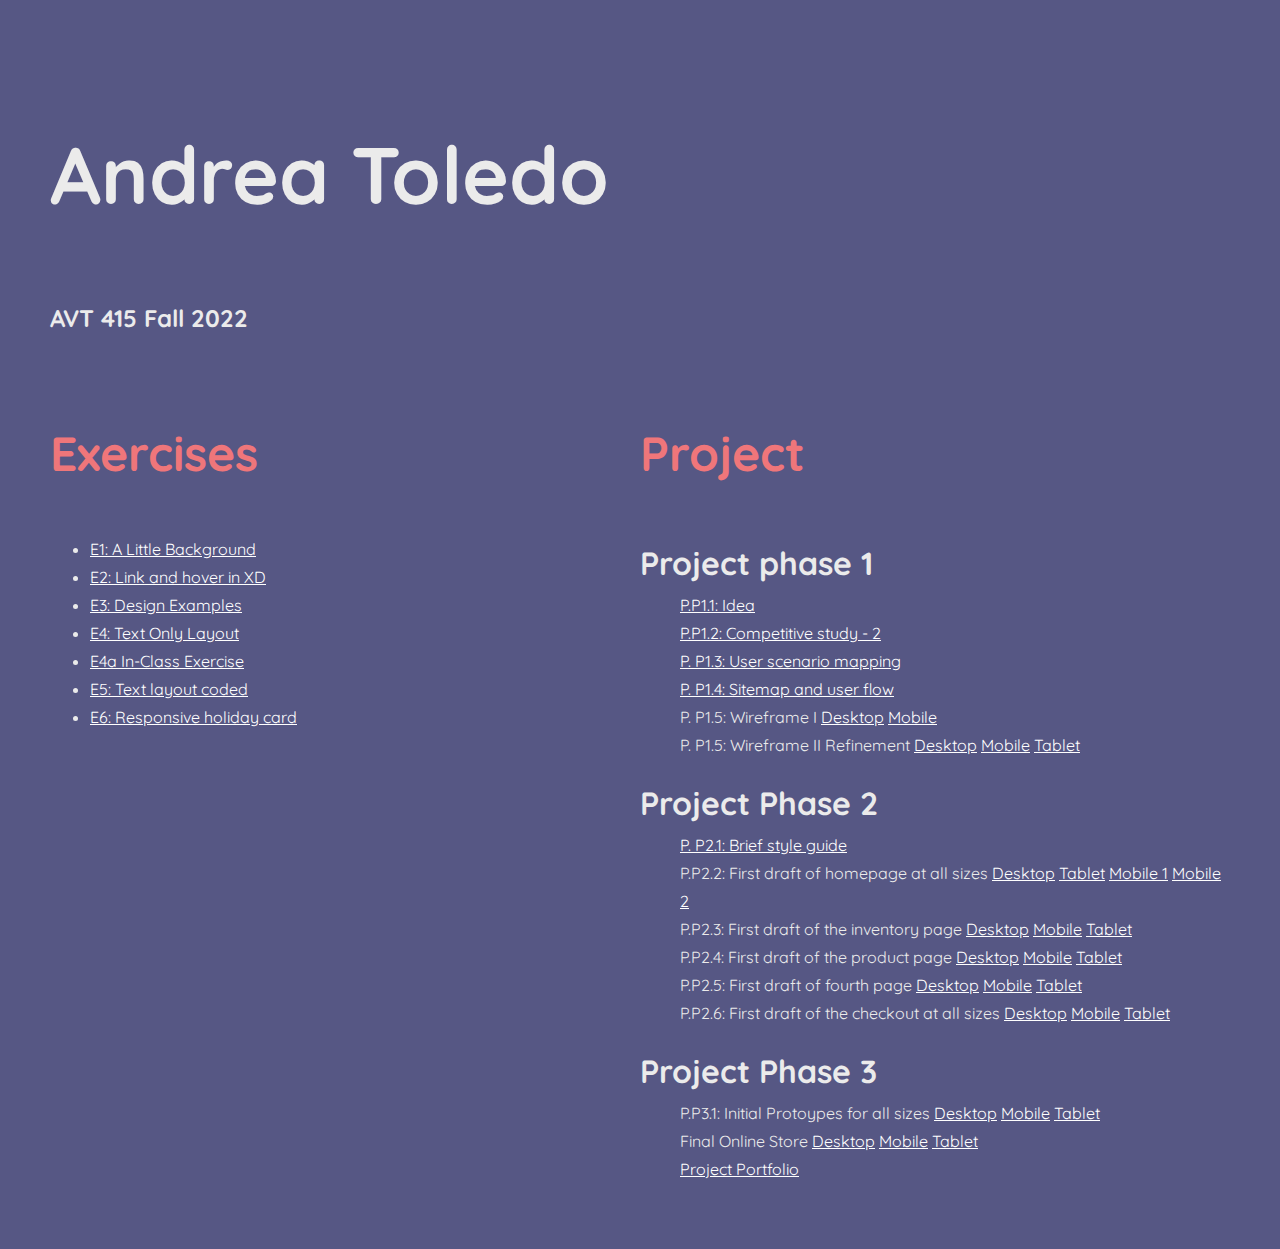
<file: index.html>
<!doctype html>
<html>
<head>
<meta charset="UTF-8">
<title>Course work of Andrea Toledo</title>
<link rel="stylesheet" href="css/main.css">
<link rel="preconnect" href="https://fonts.googleapis.com">
<link rel="preconnect" href="https://fonts.gstatic.com" crossorigin>
<link href="https://fonts.googleapis.com/css2?family=Quicksand:wght@400;500;700&display=swap" rel="stylesheet">
</head>

<body>
<h1>Andrea Toledo</h1>

	<h4>AVT 415 Fall 2022</h4>

<div class="row">
	
	<div class="column"><h2>Exercises</h2>
	<ul> 
		<li><a href="https://xd.adobe.com/view/4710d8ac-2ac0-43a2-a8f3-8b8f09504815-1243/" target="_blank">E1: A Little Background</a></li>

		<li><a href="https://xd.adobe.com/view/4dcb02f2-dc2f-4736-a076-e035abf4cb03-1898/" target="_blank">E2: Link and hover in XD</a></li>
		
		<li><a href="https://xd.adobe.com/view/f0e2e58c-ab91-43ae-87d7-b89ec072c009-a5b1/" target="_blank">E3: Design Examples</a></li>
		
		<li><a href="https://xd.adobe.com/view/45fefb5e-6b46-4a2d-b10a-f81b7f600ea2-10ad/" target="_blank">E4: Text Only Layout</a></li>
		
		<li><a href="ex/w4_type/webfont.html" target="_blank">E4a In-Class Exercise</a></li>
		
		<li><a href="ex/e5/e5.html" target="_blank">E5: Text layout coded</a></li> 
		
		<li><a href="ex/e6/thanksgiving.html" target="_blank">E6: Responsive holiday card</a></li>
		
		</ul>
	</div>
	
	<div class="column">
		<h2>Project</h2>
	<dl> 
		<dt>Project phase 1</dt>
		<dd><a href="project/p.p1.1.html" target="_blank">P.P1.1: Idea</a></dd>
		
		<dd><a href="https://xd.adobe.com/view/fec72585-e1d7-477c-88d8-62f3e8a4e10a-ab94/" target="_blank"> P.P1.2: Competitive study - 2</a></dd>
		
		<dd><a href="p_process/P. P1.3 User scenario mapping/User scenario mapping.html" target="_blank">P. P1.3: User scenario mapping</a></dd>
		
		<dd><a href="https://xd.adobe.com/view/d3c43da8-1fe9-4177-a25d-282254d1e97e-8697/" target="_blank">P. P1.4: Sitemap and user flow</a></dd>
		
		<dd>P. P1.5: Wireframe I <a href="https://xd.adobe.com/view/d037388b-7022-4d66-b535-bae03e0879df-8564/" target="_blank">Desktop</a> <a href="https://xd.adobe.com/view/8a165039-c476-4de0-865f-3b405fe83f64-df45/" target="_blank">Mobile</a></dd>
		
		<dd>P. P1.5: Wireframe II Refinement <a href="https://xd.adobe.com/view/9819d399-b613-4f7c-8e2f-de9ba84f9f0b-cd4a/" target="_blank">Desktop</a> <a href="https://xd.adobe.com/view/653158b9-d26f-462b-9eac-60ea96abe550-3062/" target="_blank">Mobile</a> <a href="https://xd.adobe.com/view/cdad258d-4f4d-409f-9f6f-6aec7e949ecd-98fe/" target="_blank">Tablet</a></dd>
		</dl>
		
	
	<dl><dt>Project Phase 2</dt>
	
		<dd><a href="https://xd.adobe.com/view/3a9ec142-1a75-4f30-9f07-2f7cb201eb98-6fcd/" target="_blank">P. P2.1: Brief style guide</a></dd>
		
		<dd>P.P2.2: First draft of homepage at all sizes 
			<a href="https://xd.adobe.com/view/c7842612-ff4b-4bd3-b66e-aaed8cee21df-92d7/" target="_blank"> Desktop</a>
			<a href="https://xd.adobe.com/view/86f42ef1-70f4-46e5-b822-02449d7c3642-d3a7/" target="_blank">Tablet</a>
			<a href="https://xd.adobe.com/view/30e2f0d7-7ac1-4162-9ebe-f697cc698639-65b1/" target="_blank"> Mobile 1</a>
			<a href="https://xd.adobe.com/view/43db6b07-cbc4-4006-9f7f-131ef0664c27-1688/" target="_blank">Mobile 2</a>
		</dd>
			
		<dd>P.P2.3: First draft of the inventory page
			<a href="https://xd.adobe.com/view/78e0ce63-d23a-4ef8-8abf-39e1b0c11643-2db3/" target="_blank">Desktop</a>
			<a href="https://xd.adobe.com/view/32b18701-a1e5-4fe2-a7ad-bda0204164ab-67e2/" target="_blank">Mobile</a>
			<a href="https://xd.adobe.com/view/338e872d-f565-46ec-884c-57a994b4bf1e-66dd/" target="_blank">Tablet</a>
		</dd>
		
		<dd>P.P2.4: First draft of the product page
			<a href="https://xd.adobe.com/view/54a6b762-44b7-4a09-84cd-998b4aea1562-01f5/" target="_blank">Desktop</a>
			<a href="https://xd.adobe.com/view/4576f85d-2a0b-48c8-8d67-de86a29c5f5d-1025/" target="_blank">Mobile</a>
			<a href="https://xd.adobe.com/view/241b0087-7357-46df-8f08-cf96ded2bd93-7148/" target="_blank">Tablet</a>
		</dd>
		
		<dd>P.P2.5: First draft of fourth page
			<a href="https://xd.adobe.com/view/d121af80-301c-436e-8acc-6a406de04557-8472/" target="_blank">Desktop</a>
			<a href="https://xd.adobe.com/view/8b4766a5-9d0c-47f3-81f9-81a6df52ea55-de14/" target="_blank">Mobile</a>
			<a href="https://xd.adobe.com/view/5eb30b3e-4121-4122-9ba5-3742dfb9f867-0be0/" target="_blank">Tablet</a>
		</dd>
		
		<dd>P.P2.6: First draft of the checkout at all sizes
			<a href="https://xd.adobe.com/view/c8be1587-ef0b-4e95-b5a8-d833b0980af0-9ded/" target="_blank">Desktop</a>
			<a href="https://xd.adobe.com/view/57f6c48a-9d9f-423e-9e67-36a01cadd0c2-02a5/" target="_blank">Mobile</a>
			<a href="https://xd.adobe.com/view/027f52d2-f7be-4686-ac83-5c3e66f0e955-572c/" target="_blank">Tablet</a>
		</dd></dl>
		
	<dl><dt>Project Phase 3</dt>
		<dd>P.P3.1: Initial Protoypes for all sizes
			<a href="https://xd.adobe.com/view/fc33d58e-9a7f-4ad7-97dc-c34e0d6d272b-a960/" target="_blank">Desktop</a>
			<a href="https://xd.adobe.com/view/f0948666-d6e7-4cda-8ee1-02bf0838b7c0-a5c7/" target="_blank">Mobile</a>
			<a href="https://xd.adobe.com/view/4e870c85-d8d7-4382-bbc2-772a1f598a63-1bd4/" target="_blank">Tablet</a>
		</dd>
		
		
		<dd>Final Online Store
			<a href="https://xd.adobe.com/view/e9eab69f-f280-46db-b23c-784f86588c5c-bcb9/" target="_blank">Desktop</a>
			<a href="https://xd.adobe.com/view/2d9b96c3-43ed-411d-b4b6-676657da202c-78c8/" target="_blank">Mobile</a>
			<a href="https://xd.adobe.com/view/ec352e64-64b9-4adc-b4ab-bed892de594b-b966/" target="_blank">Tablet</a>
		</dd>
		
		<dd><a href="project/Toledo-AVT415-Portfolio.pdf" target="_blank">Project Portfolio</a></dd></dl>
	</div>
	

</div>
	
</body>
</html>
</file>
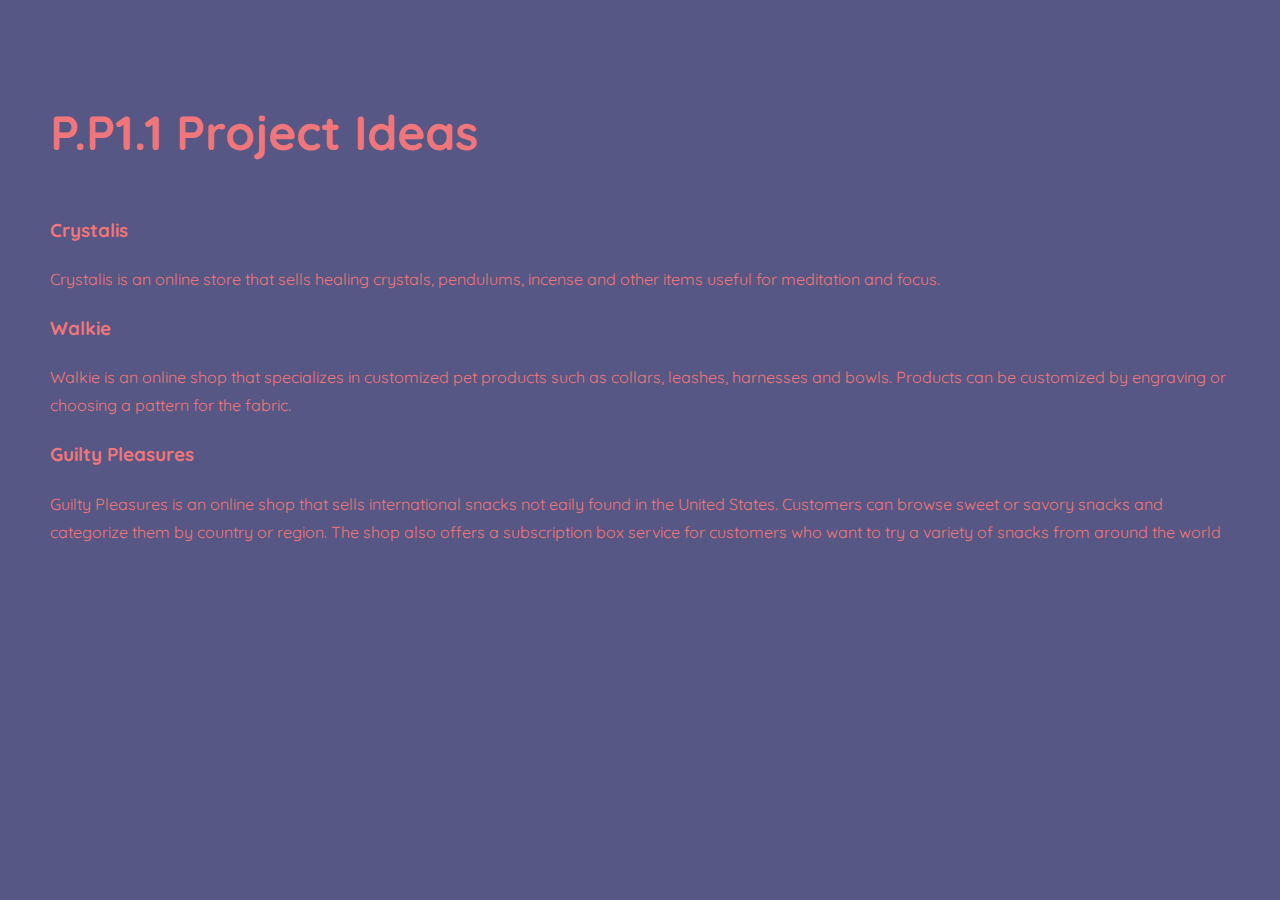
<file: project/p.p1.1.html>
<!doctype html>
<html>
<head>
<meta charset="utf-8">
<title>Toledo p.p1.1-idea</title>
<link rel="stylesheet" href= "../css/main.css">
<link rel="preconnect" href="https://fonts.googleapis.com">
<link rel="preconnect" href="https://fonts.gstatic.com" crossorigin>
<link href="https://fonts.googleapis.com/css2?family=Quicksand:wght@400;500;700&display=swap" rel="stylesheet"></head>

<body>
	<h2>P.P1.1 Project Ideas</h2>
		<h3>Crystalis</h3>
		<p>Crystalis is an online store that sells healing crystals, pendulums, incense and other items useful for meditation and focus.</p>
		<h3>Walkie</h3>
		<p>Walkie is an online shop that specializes in customized pet products such as collars, leashes, harnesses and bowls. Products can be customized by engraving or choosing a pattern for the fabric.</p>
		<h3>Guilty Pleasures</h3>
		<p>Guilty Pleasures is an online shop that sells international snacks not eaily found in the United States. Customers can browse sweet or savory snacks and categorize them by country or region. The shop also offers a subscription box service for customers who want to try a variety of snacks from around the world</p>
</body>
</html>
</file>
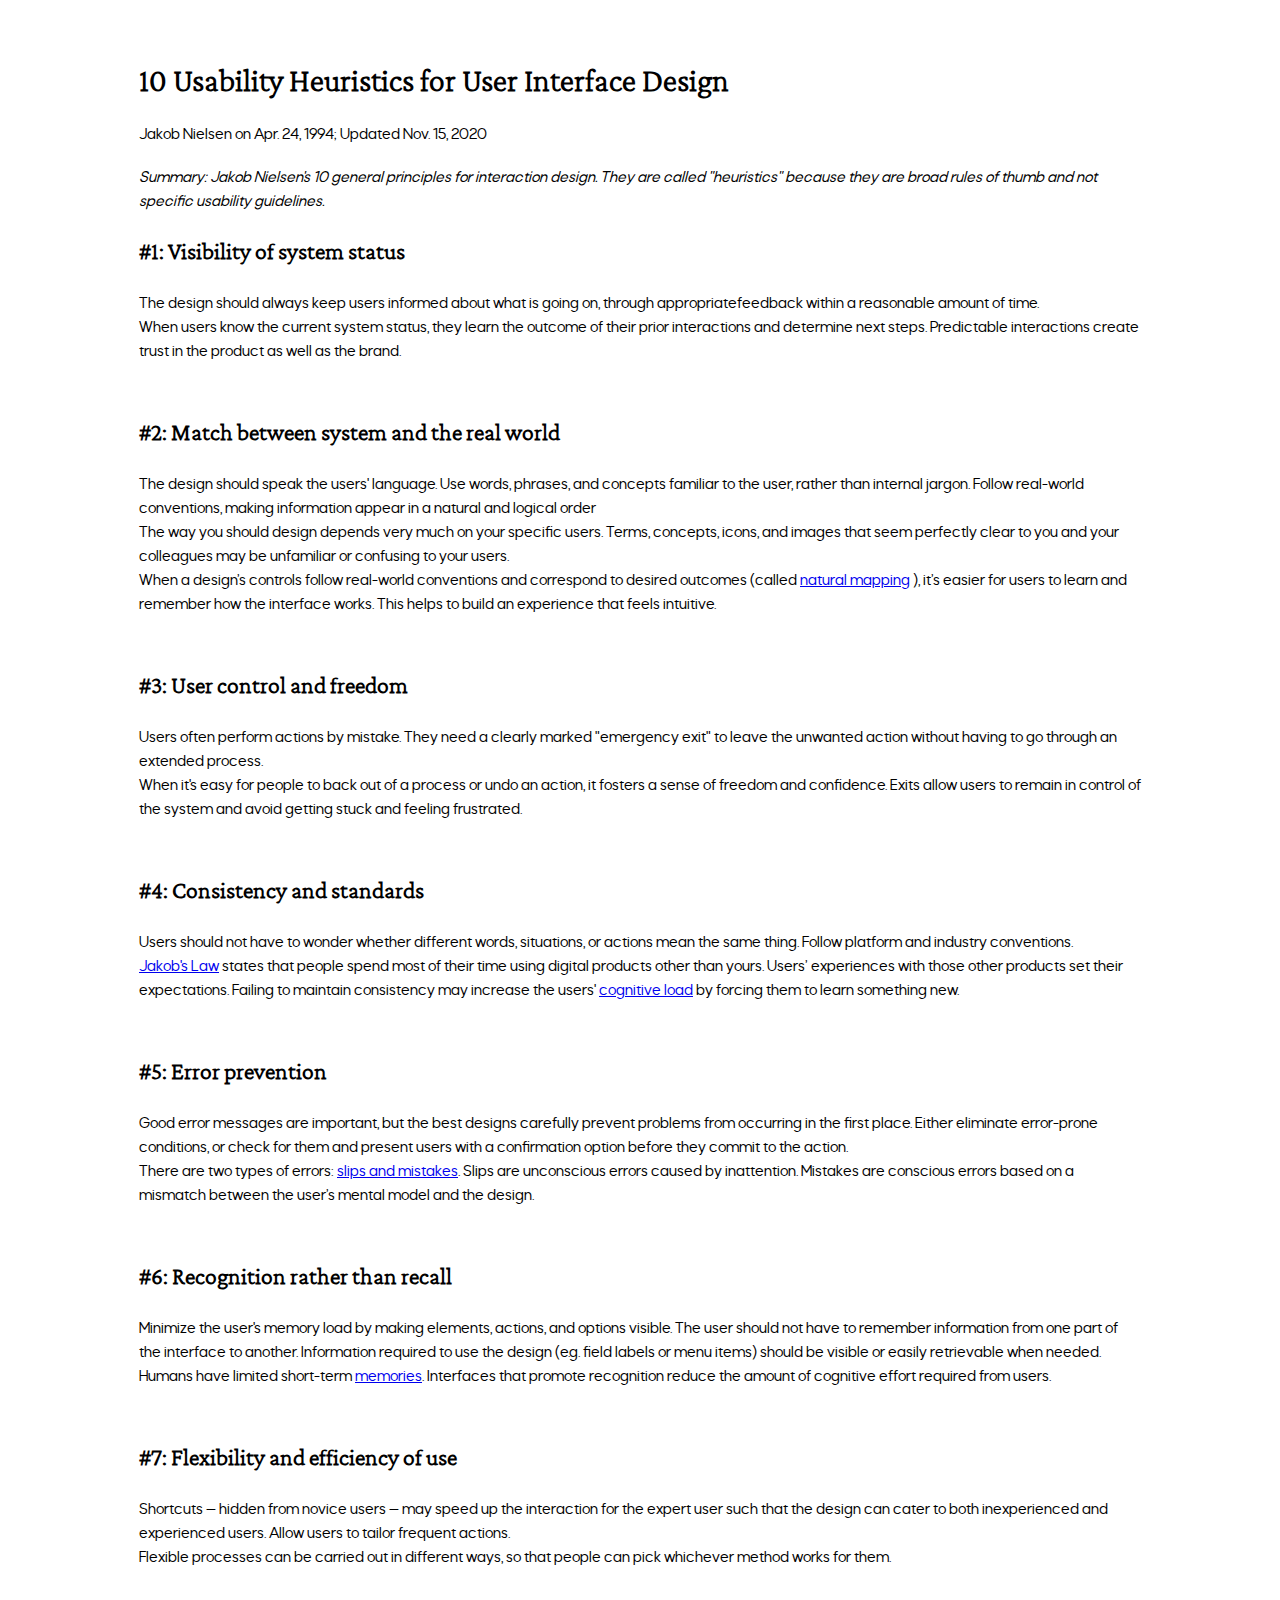
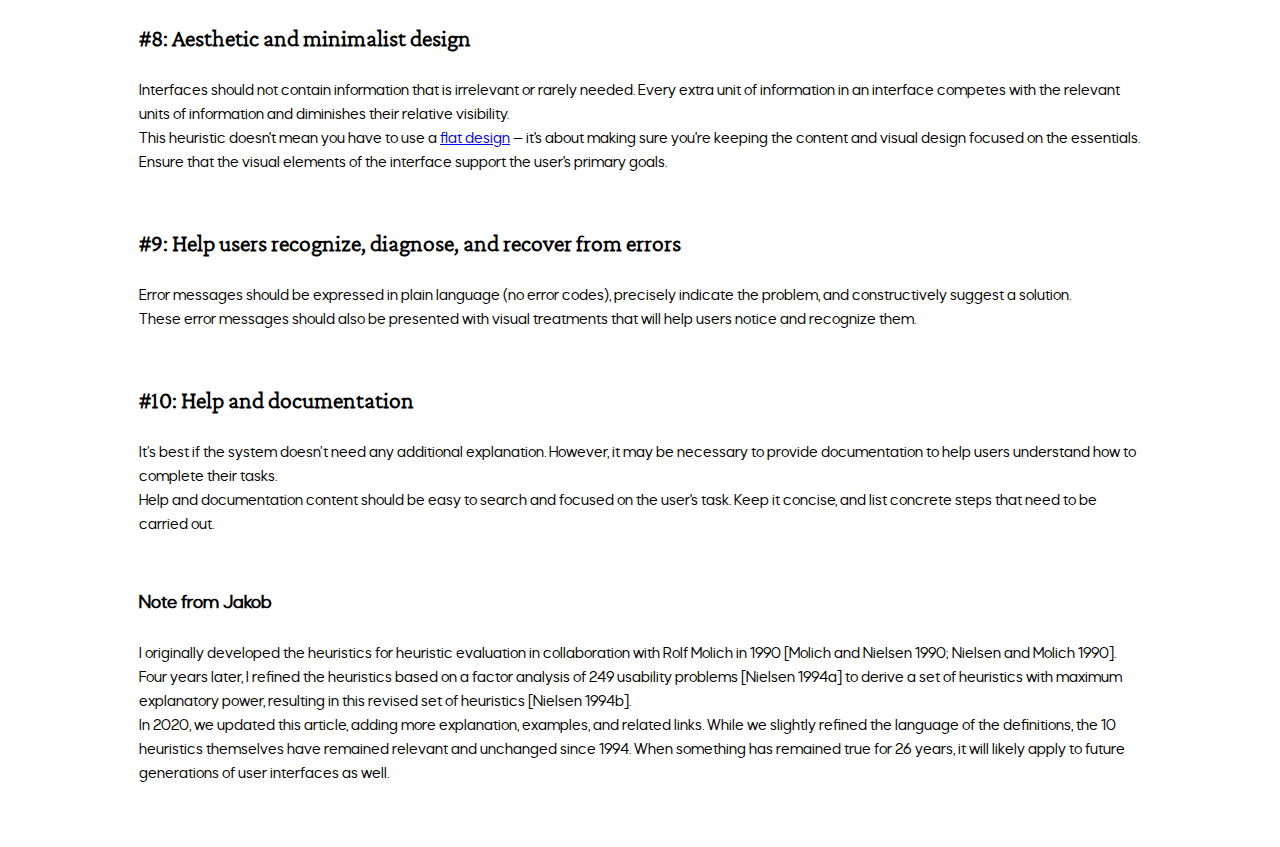
<file: ex/e5/e5.html>
<!doctype html>
<html>
<head>
<meta charset="utf-8">
<title>E5 Text Layout</title>
<link rel="stylesheet" href="e5.css">
</head>

<body>
	<h1>10 Usability Heuristics for User Interface Design</h1>
	<p>Jakob Nielsen on Apr. 24, 1994; Updated Nov. 15, 2020</p>
	<p class="summary">Summary: Jakob Nielsen's 10 general principles for interaction design. They are called "heuristics" because they are broad rules of thumb and not specific usability guidelines.</p>
	
	<div>
		<h3>#1: Visibility of system status</h3>
		<p>The design should always keep users informed about what is going on, through appropriatefeedback within a reasonable amount of time.<br>
		When users know the current system status, they learn the outcome of their prior interactions and determine next steps. Predictable interactions create trust in the product as well as the brand.</p>
	</div>
	
	<div>
		<h3>#2: Match between system and the real world</h3>
		<p>The design should speak the users' language. Use words, phrases, and concepts familiar to the user, rather than internal jargon. Follow real-world conventions, making information appear in a natural and logical order <br>
		The way you should design depends very much on your specific users. Terms, concepts, icons, and images that seem perfectly clear to you and your colleagues may be unfamiliar or confusing to your users.<br>
		When a design’s controls follow real-world conventions and correspond to desired outcomes (called <a href="https://www.nngroup.com/articles/natural-mappings/" target="_blank">natural mapping</a> ), it’s easier for users to learn and remember how the interface works. This helps to build an experience that feels intuitive.</p>
	</div>
	
	<div>
		<h3>#3: User control and freedom</h3>
		<p>Users often perform actions by mistake. They need a clearly marked "emergency exit" to leave the unwanted action without having to go through an extended process.<br>
		When it's easy for people to back out of a process or undo an action, it fosters a sense of freedom and confidence. Exits allow users to remain in control of the system and avoid getting stuck and feeling frustrated.</p>
	</div>
	
	<div>
		<h3>#4: Consistency and standards</h3>
		<p>Users should not have to wonder whether different words, situations, or actions mean the same thing. Follow platform and industry conventions.<br>
		<a href="https://www.nngroup.com/videos/jakobs-law-internet-ux/" target="_blank">Jakob's Law</a> states that people spend most of their time using digital products other than yours. Users’ experiences with those other products set their expectations. Failing to maintain consistency may increase the users' <a href="https://www.nngroup.com/articles/minimize-cognitive-load/" target="_blank">cognitive load</a> by forcing them to learn something new.</p>
	</div>
	
	<div>
		<h3>#5: Error prevention</h3>
		<p>Good error messages are important, but the best designs carefully prevent problems from occurring in the first place. Either eliminate error-prone conditions, or check for them and present users with a confirmation option before they commit to the action.<br>
		There are two types of errors: <a href="https://www.nngroup.com/videos/slips-vs-mistakes/" target="_blank">slips and mistakes</a>. Slips are unconscious errors caused by inattention. Mistakes are conscious errors based on a mismatch between the user’s mental model and the design.</p>
	</div>
	
	<div>
		<h3>#6: Recognition rather than recall</h3>
		<p>Minimize the user's memory load by making elements, actions, and options visible. The user should not have to remember information from one part of the interface to another. Information required to use the design (e.g. field labels or menu items) should be visible or easily retrievable when needed.<br>
		Humans have limited short-term <a href="https://www.nngroup.com/articles/working-memory-external-memory/" target="_blank">memories</a>. Interfaces that promote recognition reduce the amount of cognitive effort required from users.</p>
	</div>
	
	<div>
		<h3>#7: Flexibility and efficiency of use</h3>
		<p>Shortcuts — hidden from novice users — may speed up the interaction for the expert user such that the design can cater to both inexperienced and experienced users. Allow users to tailor frequent actions.<br>
		Flexible processes can be carried out in different ways, so that people can pick whichever method works for them.</p>
	</div>
	
	<div>
		<h3>#8: Aesthetic and minimalist design</h3>
		<p>Interfaces should not contain information that is irrelevant or rarely needed. Every extra unit of information in an interface competes with the relevant units of information and diminishes their relative visibility.<br>
		This heuristic doesn't mean you have to use a <a href="https://www.nngroup.com/articles/flat-design/" target="_blank">flat design</a> — it's about making sure you're keeping the content and visual design focused on the essentials. Ensure that the visual elements of the interface support the user's primary goals.</p>
	</div>
	
	<div>
		<h3>#9: Help users recognize, diagnose, and recover from errors</h3>
		<p>Error messages should be expressed in plain language (no error codes), precisely indicate the problem, and constructively suggest a solution.<br>
		These error messages should also be presented with visual treatments that will help users notice and recognize them.</p>
	</div>
	
	<div>
		<h3>#10: Help and documentation</h3>
		<p>It’s best if the system doesn’t need any additional explanation. However, it may be necessary to provide documentation to help users understand how to complete their tasks.<br>
		Help and documentation content should be easy to search and focused on the user's task. Keep it concise, and list concrete steps that need to be carried out.</p>
	</div>
	
	<h4>Note from Jakob</h4>
	<p>I originally developed the heuristics for heuristic evaluation in collaboration with Rolf Molich in 1990 [Molich and Nielsen 1990; Nielsen and Molich 1990]. Four years later, I refined the heuristics based on a factor analysis of 249 usability problems [Nielsen 1994a] to derive a set of heuristics with maximum explanatory power, resulting in this revised set of heuristics [Nielsen 1994b].<br>
	In 2020, we updated this article, adding more explanation, examples, and related links. While we slightly refined the language of the definitions, the 10 heuristics themselves have remained relevant and unchanged since 1994. When something has remained true for 26 years, it will likely apply to future generations of user interfaces as well.</p>
</body>
</html>
</file>
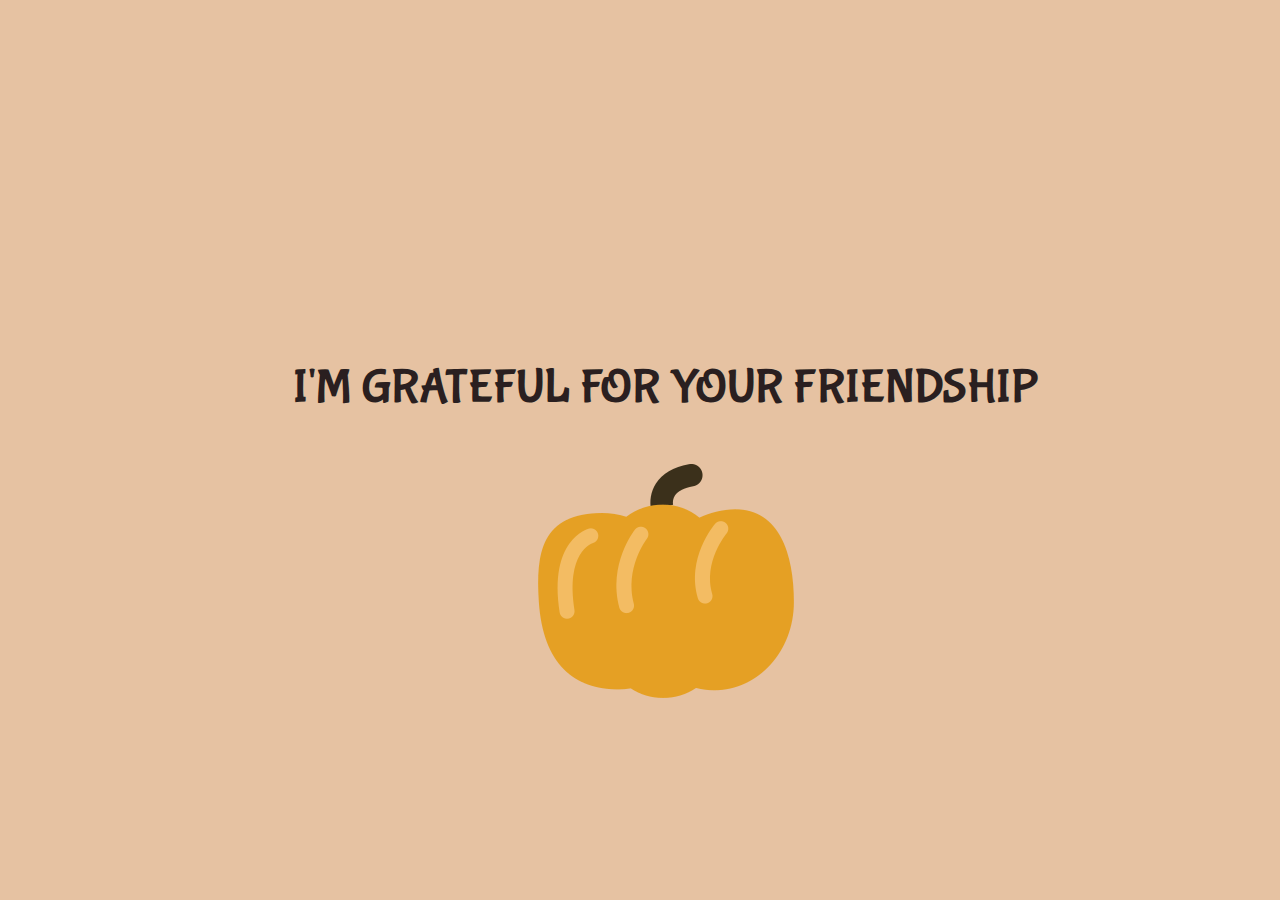
<file: ex/e6/thanksgiving.html>
<!DOCTYPE html>
<html>
  <head>
    <meta charset="utf-8">
    <title>Thanksgiving Card</title>
    <!-- makes media query work on mobile -->
    <meta name="viewport" content="width=device-width, initial-scale=1">
    <!-- link to google font stuff -->
	<link rel="preconnect" href="https://fonts.googleapis.com">
	<link rel="preconnect" href="https://fonts.gstatic.com" crossorigin>
	<link href="https://fonts.googleapis.com/css2?family=Bubblegum+Sans&display=swap" rel="stylesheet">
    <!-- end google font link -->
    <link rel="stylesheet" href="css/main.css">
  </head>
	
  <body>
    <div id="container">
		<!-- for mobile -->
      <p class="mobile-only"></p>
      <p class="mobile-only">This Thanksgiving</p>
	<img class="mobile-only" src="img/turkey.png">
		<!-- for destop -->
      <p class="desktop-only"> I'm grateful for your friendship </p>
		<img class="desktop-only" src="img/pumpkin.png">
    
    </div>
  </body>
</html>
</file>
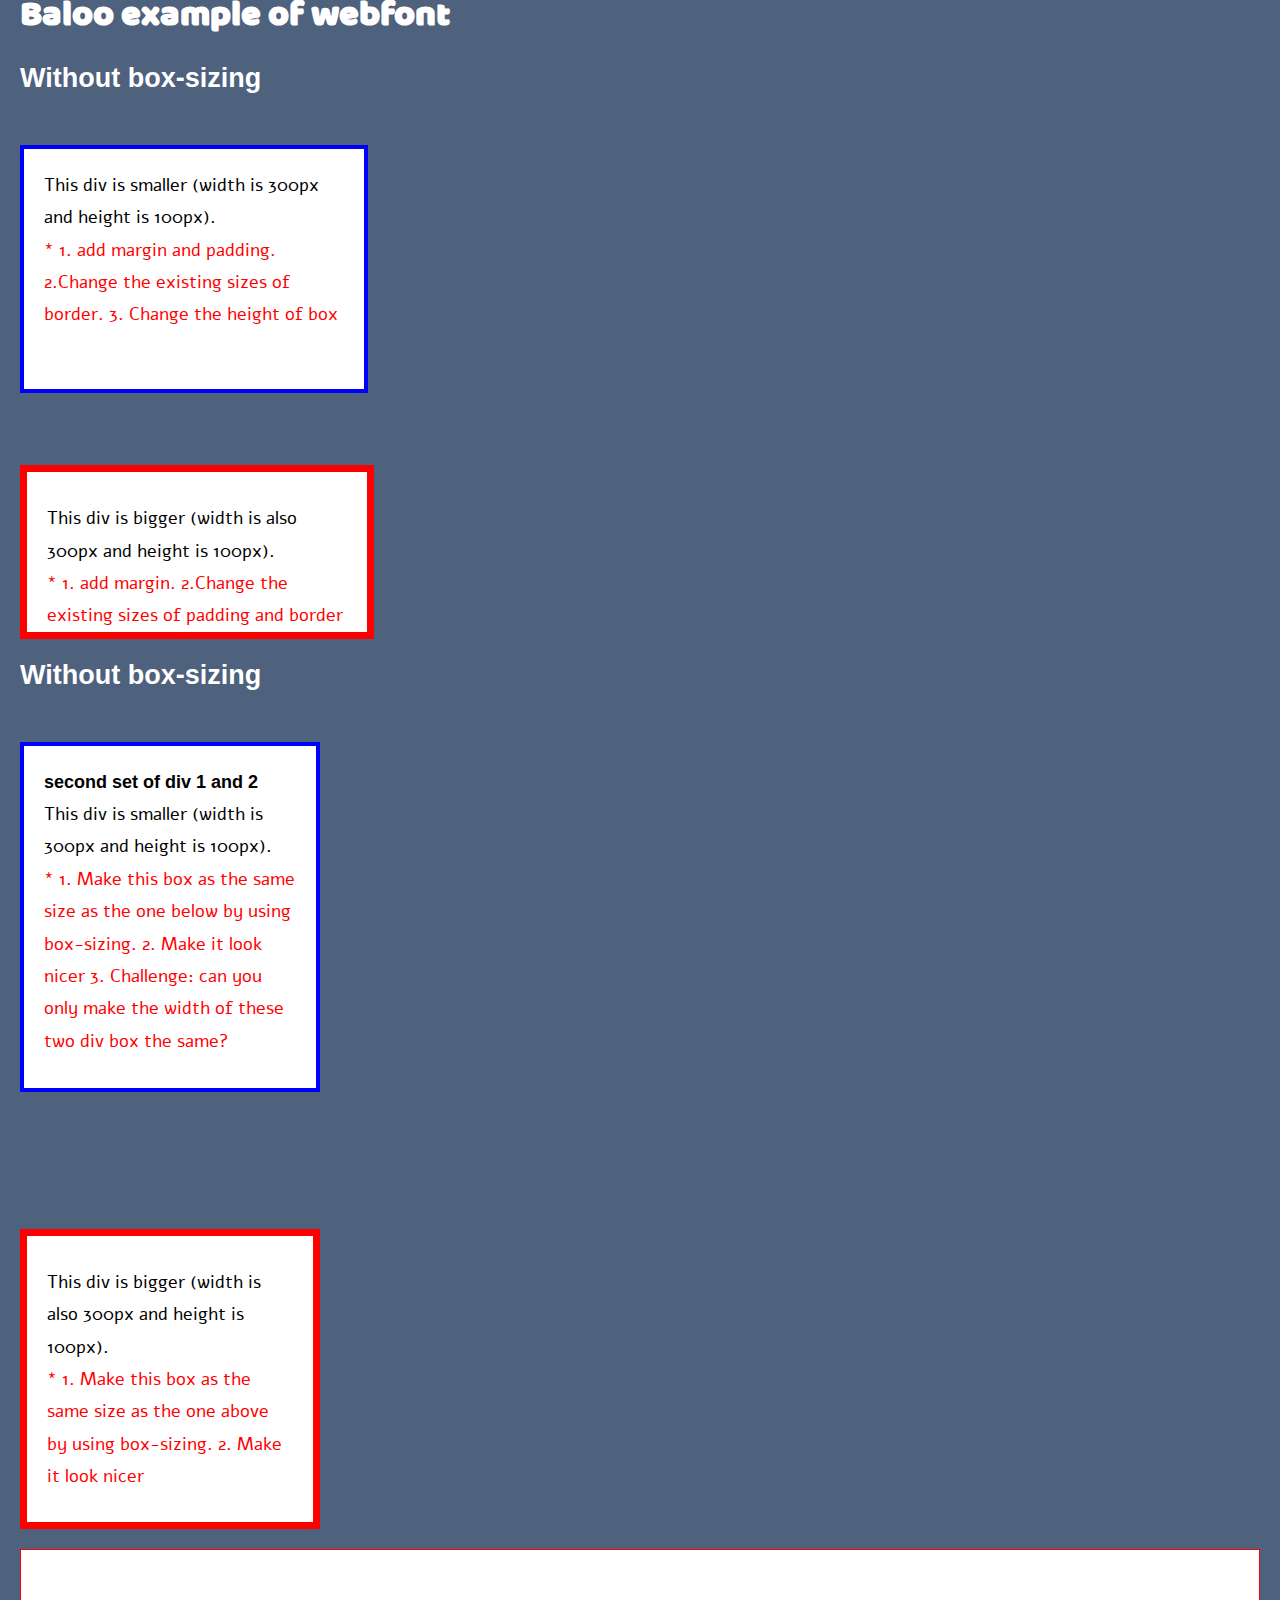
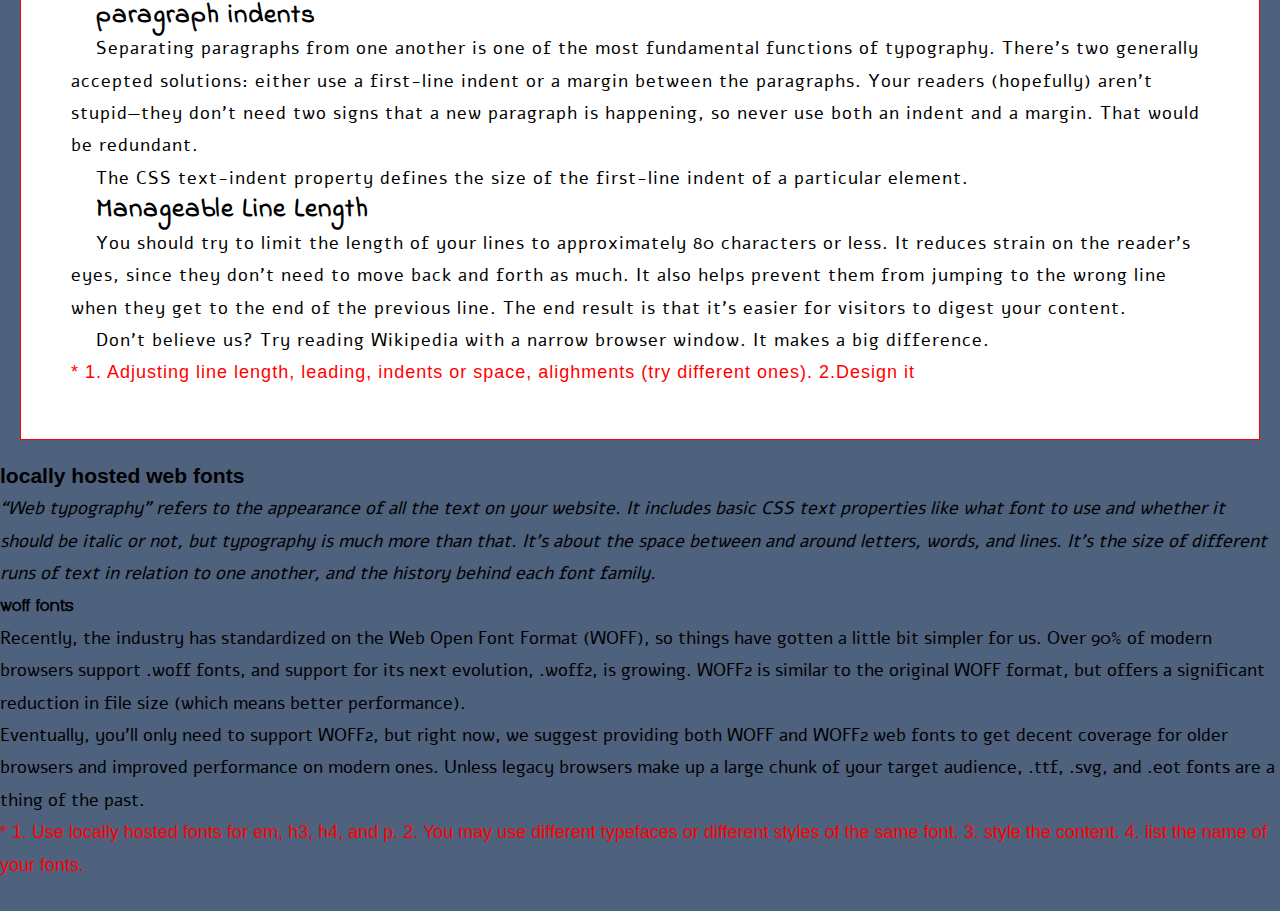
<file: ex/w4_type/webfont.html>
<!doctype html>
<html>
<head>
<meta charset="UTF-8">
<title>web font</title>
<link href="https://fonts.googleapis.com/css?family=Caveat:400,700|Indie+Flower&display=swap" rel="stylesheet">
	<link rel="stylesheet" href="css/stylesheet.css">
<styel>
	<!-- internal style here-->
</styel>
</head>

	
<body>
<h1>Baloo example of webfont</h1>
	
<!-- 1st set of two-->
<h1 class="subtitle">Without box-sizing</h1>
<div class="div1"><p>This div is smaller (width is 300px and height is 100px).<br>
	<span style="color:red">* 1. add margin and padding. 2.Change the existing sizes of border. 3. Change the height of box</span></p>
</div>
<br>
	
<div class="div2"><p>This div is bigger (width is also 300px and height is 100px).<br>
	<span style="color:red">* 1. add margin. 2.Change the existing sizes of padding and border</span></p>
</div>
	
<!-- 2nd set of two-->	
<h1 class="subtitle">Without box-sizing</h1>
<div class="div1" id="three">
	<strong>second set of div 1 and 2</strong>
	<p>This div is smaller (width is 300px and height is 100px).<br>
	<span style="color:red">* 1. Make this box as the same size as the one below by using box-sizing. 2. Make it look nicer 3. Challenge: can you only make the width of these two div box the same? </span></p></div>
<br><br><br>
<div class="div2" id="four">
	<p>This div is bigger (width is also 300px and height is 100px).<br>
	<span style="color:red">* 1. Make this box as the same size as the one above by using box-sizing. 2. Make it look nicer </span></p></div>
	
<!-- div 3 for type setting-->
	<div class="div3">
		<h2>paragraph indents</h2>
		<p>Separating paragraphs from one another is one of the most fundamental functions of typography. There’s two generally accepted solutions: either use a first-line indent or a margin between the paragraphs. Your readers (hopefully) aren’t stupid—they don’t need two signs that a new paragraph is happening, so never use both an indent and a margin. That would be redundant.</p>
		<p>The CSS text-indent property defines the size of the first-line indent of a particular element. </p>
		<h2>Manageable Line Length</h2>
		<p>You should try to limit the length of your lines to approximately 80 characters or less. It reduces strain on the reader’s eyes, since they don’t need to move back and forth as much. It also helps prevent them from jumping to the wrong line when they get to the end of the previous line. The end result is that it’s easier for visitors to digest your content.</p>

		<p>Don’t believe us? Try reading Wikipedia with a narrow browser window. It makes a big difference.</p>
		<span style="color:red">* 1. Adjusting line length, leading, indents or space, alighments (try different ones). 2.Design it</span></div>
	
	<!-- div 4 for locally hosted fonts from font squirrel-->
	<div class="div4">
		<h3>locally hosted web fonts</h3>
		<em>“Web typography” refers to the appearance of all the text on your website. It includes basic CSS text properties like what font to use and whether it should be italic or not, but typography is much more than that. It’s about the space between and around letters, words, and lines. It’s the size of different runs of text in relation to one another, and the history behind each font family.</em>
		<h4>woff fonts</h4>
		<p>Recently, the industry has standardized on the Web Open Font Format (WOFF), so things have gotten a little bit simpler for us. Over 90% of modern browsers support .woff fonts, and support for its next evolution, .woff2, is growing. WOFF2 is similar to the original WOFF format, but offers a significant reduction in file size (which means better performance).</p>
		<p>Eventually, you’ll only need to support WOFF2, but right now, we suggest providing both WOFF and WOFF2 web fonts to get decent coverage for older browsers and improved performance on modern ones. Unless legacy browsers make up a large chunk of your target audience, .ttf, .svg, and .eot fonts are a thing of the past.</p>
		<span style="color:red">* 1. Use locally hosted fonts for em, h3, h4, and p. 2. You may use different typefaces or different styles of the same font. 3. style the content. 4. list the name of your fonts. </span></div>

</body>
</html>
</file>
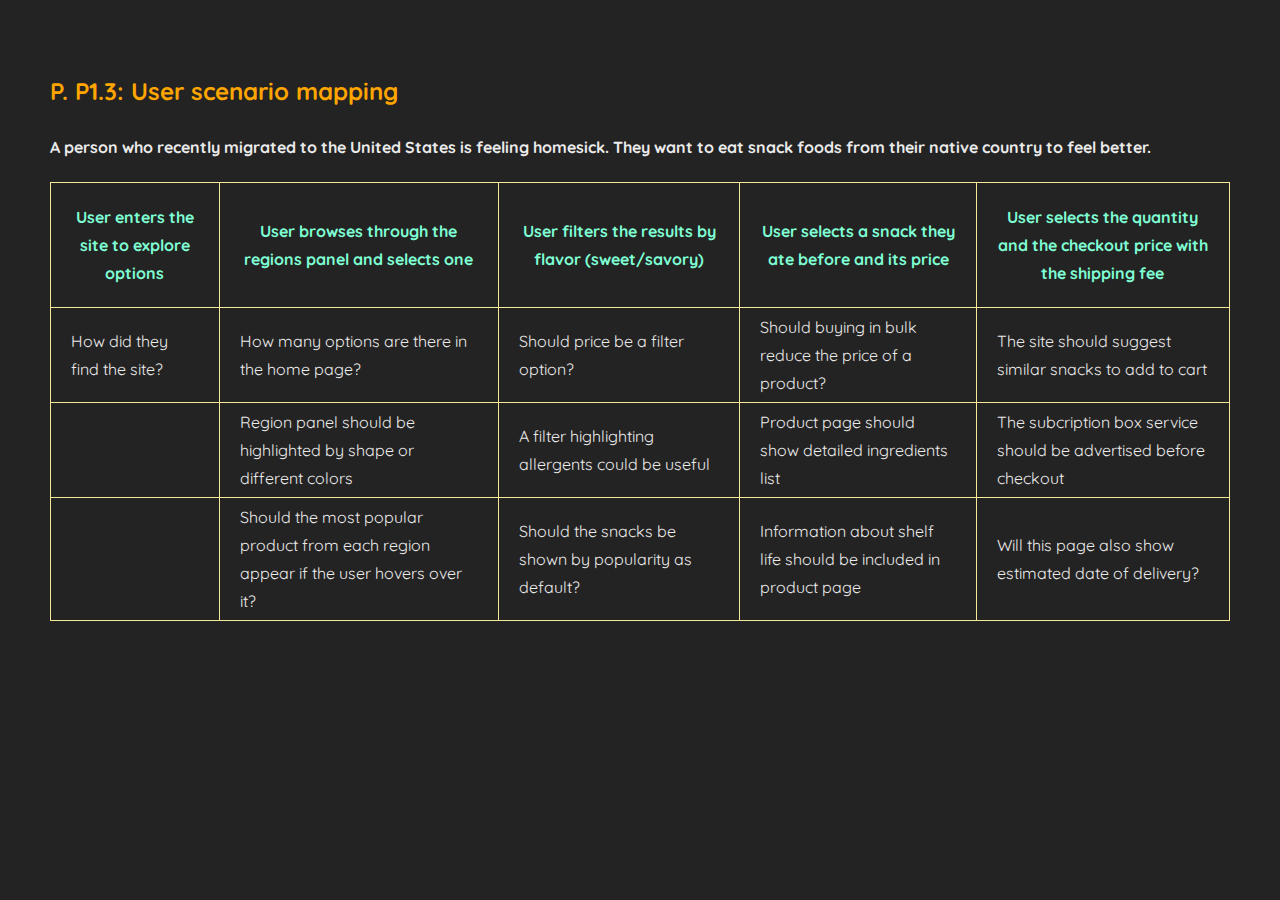
<file: p_process/P. P1.3 User scenario mapping/User scenario mapping.html>
<!doctype html>
<html>
<head>
<meta charset="utf-8">
<title>P. P1.3: User scenario mapping</title>
<link href="usermap.css" rel="stylesheet" type="text/css">
<link rel="preconnect" href="https://fonts.googleapis.com">
<link rel="preconnect" href="https://fonts.gstatic.com" crossorigin>
<link href="https://fonts.googleapis.com/css2?family=Quicksand:wght@400;500;700&display=swap" rel="stylesheet">
</head>

<body>
	<h2>P. P1.3: User scenario mapping</h2>
	<h4>A person who recently migrated to the United States is feeling homesick. They want to eat snack foods from their native country to feel better.</h4>
	
	<table>
		<tr>
		<th>User enters the site to explore options</th>
		<th>User browses through the regions panel and selects one </th>
		<th>User filters the results by flavor (sweet/savory)</th>
		<th>User selects a snack they ate before and its price</th>
		<th> User selects the quantity and the checkout price with the shipping fee </th>
		</tr>
	
		<tr>
		<td>How did they find the site?</td>
		<td>How many options are there in the home page?</td>
		<td>Should price be a filter option?</td>
		<td>Should buying in bulk reduce the price of a product?</td>
		<td>The site should suggest similar snacks to add to cart</td>
		</tr>
	
		<tr>
		<td></td>
		<td>Region panel should be highlighted by shape or different colors</td>
		<td>A filter highlighting allergents could be useful</td>
		<td>Product page should show detailed ingredients list</td>
		<td>The subcription box service should be advertised before checkout</td>
		</tr>
	
	  	<tr>
		<td></td>
		<td>Should the most popular product from each region appear if the user hovers over it?</td>
		<td>Should the snacks be shown by popularity as default?</td>
		<td>Information about shelf life should be included in product page</td>
		<td>Will this page also show estimated date of delivery?</td>
		</tr>
	</table>
</body>
</html>
</file>
<file: css/main.css>
@charset "UTF-8";
/* CSS Document */

html {font-size: 100%;} /*16px*/

body {
  background-color: #565784;
  color: #EBEBEB;
  margin: 0;
  padding: 50px;
  line-height: 1.75;
  font-family: 'Quicksand', sans-serif;
}
.column{
	float: left;
	width: 50%;
}
.row:after{
	content: "";
	display: table;
	clear: both;
}
h1 {

  font-size: 5em;
}

h2 {
	font-size: 3em;
	color: #EF767A;
}

h3{
	color: #EF767A;
}

h4 {
	font-size: 1.5em;
	margin-top: 0;
}

p{
	color:#EF767A;
}

dt {
	font-size: 2em;
	font-weight: bold;
}
a{
	color: white;
}
a:hover{
	color: #FAA916;
}
</file>
<file: ex/e5/e5.css>
@charset "utf-8";
/* CSS Document */

@font-face{
	font-family: 'Rota';
    src: url("rota-medium.woff")format('woff');
    font-weight: normal;
    font-style: normal;
}
@font-face{
	font-family: 'Crimson Pro';
    src: url("crimsonpro.woff")format('woff');
    font-weight: normal;
    font-style: normal;
}

body{
	margin: 62px 139px;
	font-family: 'Rota';
}

h1{
	font-family:'Crimson Pro';
	font-size: 2em;
	font: 'bold roman';
}

h3{
	font-family: 'Crimson Pro';
	font-size: 1.5em;
	font:normal;
}

h4{
	font-size: 1.2em;
}

p{
	padding-top: 3px;
	line-height: 1.5;
}

div{
	padding-bottom: 15px;
}

.summary{
	font-style: italic;
}
</file>
<file: ex/e6/css/main.css>
@charset "UTF-8";
/* CSS Document */
  body {
    background-color:#E6C2A2;
    margin: 0;
    font-size: 10px;
	text-align: center;
	font-family: 'Bubblegum Sans', cursive;
  }
#container {
	  width:90%;
	  margin-top: 40vh;
	  margin-left: 10vh;
  }

  p {
    text-transform: uppercase;
    color: #2A1F20;
	font-size: 3rem;
  }
 

  img {
	align: center;
  }


/* tell browser don't display it when screen is wider than 768px */
  .mobile-only {
    display: none;
  }

/* tell browser to do the followings when screen is at and narrower than 768px */
  @media only screen and (max-width: 768px) {
	  
    body {
      background-color: #E6C2A2;
    }
	  
	#container {
      margin-top: 20vh;
    }
	   
    p {
    color: #2A1F20;
    }
	 img {
	padding-left: 200px;
  }

	  
    .mobile-only {
      display: block;
    }

	  /* Now the style and content for desktop will not be displied */
    .desktop-only {
      display: none;
    }

} /* don't forget to close the styles for mobile/
</file>
<file: ex/w4_type/css/stylesheet.css>
@font-face {
    font-family: 'balooregular';
    src: url("../font/baloo-regular-webfont.woff2")format('woff2'),
         url("../font/baloo-regular-webfont.woff")format('woff');
    font-weight: normal;
    font-style: normal;
}

@font-face{
	font-family: 'Dustismo';
	src:url("../font/dustismo-webfont.woff2")format('woff2');
	font-weight: normal;
    font-style: normal;
}

@font-face{
	font-family: 'Alef-Regular';
	src:url("../font/alef-regular-webfont.woff2")format('woff2');
	font-weight: normal;
	font-style:normal;
}

* {
  margin: 0;
  padding: 0;
}

body {
  font-family:"Gill Sans", "Gill Sans MT", "Myriad Pro", "DejaVu Sans Condensed", Helvetica, Arial, "sans-serif";
  font-size: 18px;
  line-height: 1.8em;
  color: black;
  background-color: #4E617D;
}


.div1 {
	width: 300px;
	height: 200px;
	border: 4px solid blue;
	background-color: white;
	margin: 20px;
	padding: 20px;
}

.div2 {
	width: 300px;
	height: 100px;  
	padding: 30px 20px;
	border: 7px solid red;
	background-color: white;
	margin: 20px;
}

#three{
	box-sizing: border-box;
	height: 350px;
}
#four{
	box-sizing: border-box;
	height: 300px;
}

.div3 { 
	padding: 50px;
	border: 1px solid red;
	background-color: white;
	margin:20px;
	letter-spacing: 1px;
	text-indent: 25px;
	
}

.div4 { /*design the style*/
	padding-bottom: 30px;
	box-sizing: border-box;
}

h1{
	font-family: 'balooregular';
	padding-bottom: 30px;
	color: white;
	padding-left: 20px;
}

.subtitle{
	font-family: Actay, Arial;
	font-size: 1.5em;
}
h2 {	
	font-family: 'Indie Flower', cursive;
}

h3 {	
	font-family: 'Dustismo";
	font-weight:400;
}
h4 {	
	font-family: 'Dustismo';
	font-weight:700;
}

p,em{
	font-family: 'Alef-Regular';
}
</file>
<file: p_process/P. P1.3 User scenario mapping/usermap.css>
@charset "utf-8";
/* CSS Document */

body{
	background-color:#242323;
	color: #EBEBEB;
 	margin: 0;
	padding: 50px;
	line-height: 1.75;
	font-family: 'Quicksand', sans-serif;
}
h2{
	color: orange;
}
table{
	width: 100%;
	border-collapse: collapse;
}
th{
	color: aquamarine;
	padding: 20px;
	border: 1px #F6E998 solid;
}
td{
	padding: 5px 20px;
	text-align: left;
	border: 1px #F6E998 solid;
		
}
</file>
